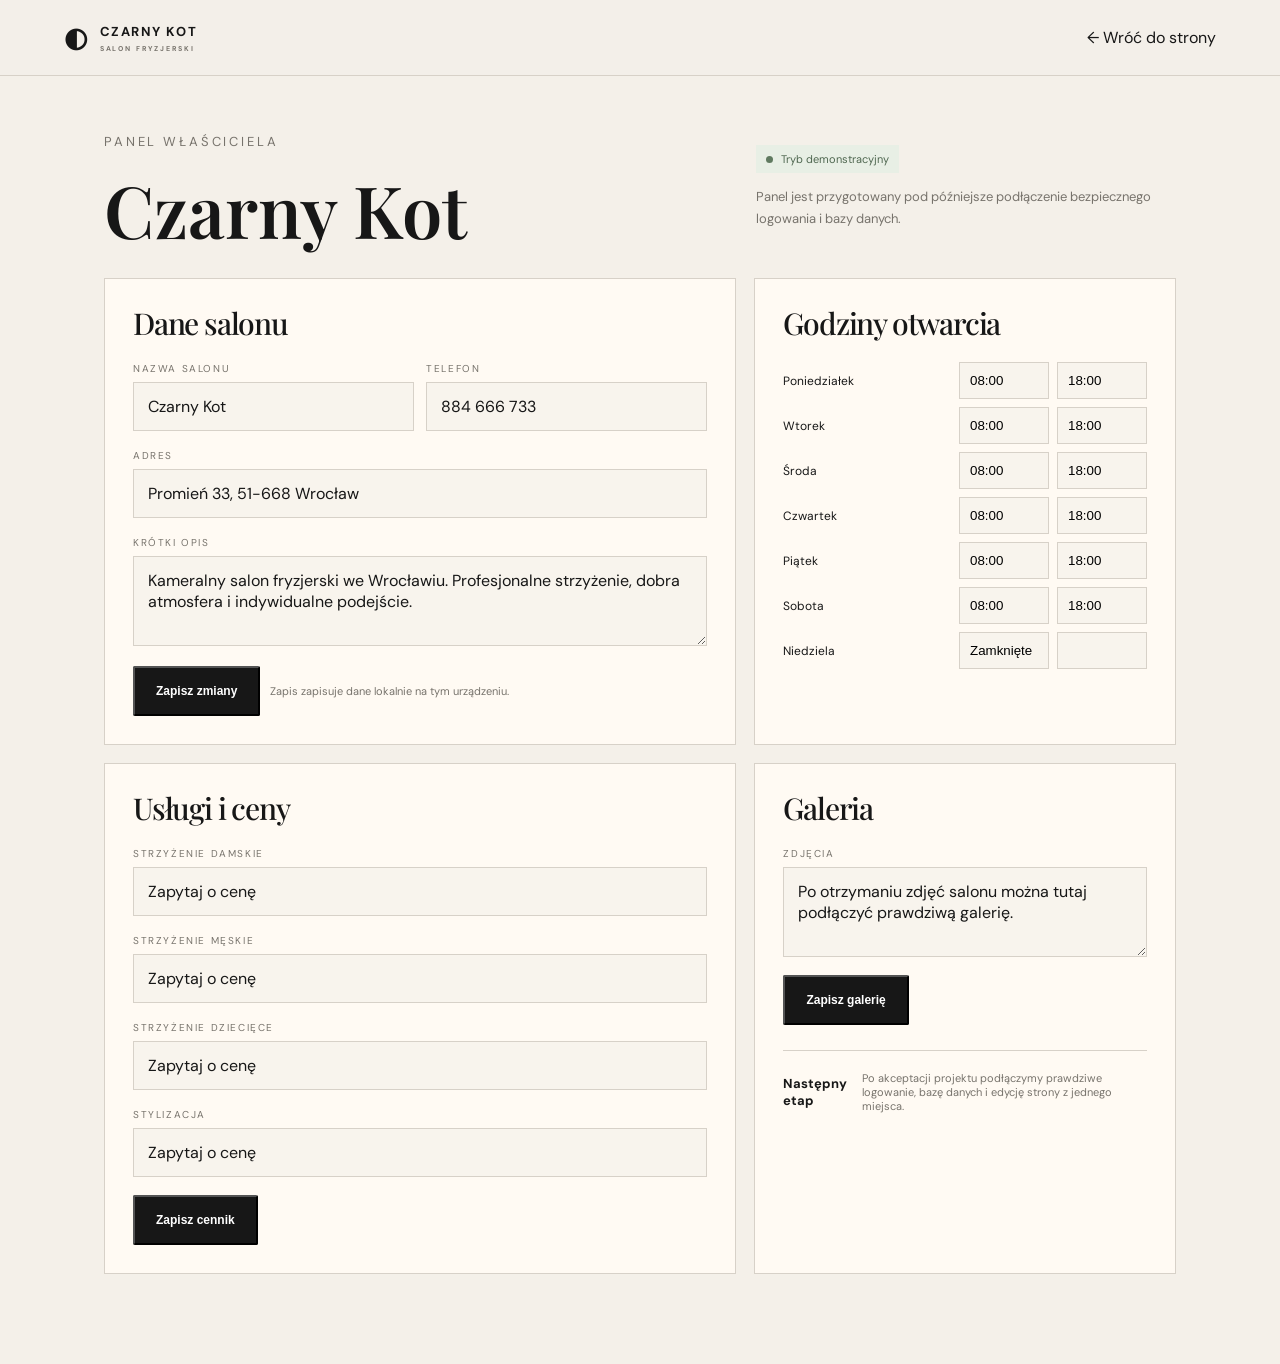
<file: admin.html>
<!doctype html>
<html lang="pl"><head><meta charset="UTF-8"><meta name="viewport" content="width=device-width,initial-scale=1">
<title>Panel właściciela | Czarny Kot</title>
<link rel="preconnect" href="https://fonts.googleapis.com"><link rel="preconnect" href="https://fonts.gstatic.com" crossorigin>
<link href="https://fonts.googleapis.com/css2?family=DM+Sans:wght@400;500;600&family=Playfair+Display:wght@500;600;700&display=swap" rel="stylesheet"><link rel="stylesheet" href="style.css">
<style>
.admin{min-height:100vh;background:#f4f0e9}.admin-top{height:76px;border-bottom:1px solid var(--line);display:flex;align-items:center;justify-content:space-between;padding:0 5vw;background:rgba(244,240,233,.94)}.admin-wrap{max-width:1200px;margin:0 auto;padding:55px 5vw 90px}.admin-title{display:flex;justify-content:space-between;align-items:end;gap:30px;margin-bottom:35px}.admin-title h1{font:600 clamp(42px,6vw,72px)/.95 "Playfair Display",serif;margin:0}.admin-title p{color:var(--muted);max-width:420px;line-height:1.7;font-size:13px}.admin-grid{display:grid;grid-template-columns:1.2fr .8fr;gap:18px}.panel{background:#fffaf3;border:1px solid var(--line);padding:28px}.panel h2{font:500 30px/1.1 "Playfair Display",serif;margin:0 0 22px}.field{display:grid;gap:7px;margin-bottom:18px}.field label{font-size:10px;text-transform:uppercase;letter-spacing:.16em;color:var(--muted)}.field input,.field textarea{width:100%;border:1px solid var(--line);background:#f8f4ed;padding:13px 14px;font:inherit;color:var(--ink);outline:none}.field textarea{min-height:90px;resize:vertical}.row{display:grid;grid-template-columns:1fr 1fr;gap:12px}.admin-actions{display:flex;gap:10px;align-items:center;margin-top:20px}.save-note{font-size:11px;color:var(--muted)}.hours{display:grid;gap:8px}.hours-row{display:grid;grid-template-columns:1fr 90px 90px;gap:8px;align-items:center;font-size:12px}.hours-row input{border:1px solid var(--line);padding:10px;background:#f8f4ed}.status{display:inline-flex;align-items:center;gap:8px;font-size:11px;color:#4f6750;background:#e8efe5;padding:7px 10px}.dot{width:7px;height:7px;border-radius:50%;background:#607a60}.preview{display:flex;gap:15px;align-items:center;border-top:1px solid var(--line);margin-top:25px;padding-top:20px}.preview strong{font-size:13px}.preview span{font-size:11px;color:var(--muted)}@media(max-width:800px){.admin-grid{grid-template-columns:1fr}.admin-title{display:block}.admin-title p{margin-top:18px}.row{grid-template-columns:1fr}.hours-row{grid-template-columns:1fr 75px 75px}}
</style></head>
<body class="admin"><header class="admin-top"><a class="brand" href="/"><span class="cat-mark">◐</span><span>CZARNY KOT<small>SALON FRYZJERSKI</small></span></a><a class="text-link" href="/">← Wróć do strony</a></header>
<main class="admin-wrap"><div class="admin-title"><div><p class="eyebrow">Panel właściciela</p><h1>Czarny Kot</h1></div><div><span class="status"><span class="dot"></span>Tryb demonstracyjny</span><p>Panel jest przygotowany pod późniejsze podłączenie bezpiecznego logowania i bazy danych.</p></div></div>
<div class="admin-grid">
<section class="panel"><h2>Dane salonu</h2><div class="row"><div class="field"><label>Nazwa salonu</label><input id="salonName" value="Czarny Kot"></div><div class="field"><label>Telefon</label><input id="phone" value="884 666 733"></div></div><div class="field"><label>Adres</label><input id="address" value="Promień 33, 51-668 Wrocław"></div><div class="field"><label>Krótki opis</label><textarea id="description">Kameralny salon fryzjerski we Wrocławiu. Profesjonalne strzyżenie, dobra atmosfera i indywidualne podejście.</textarea></div><div class="admin-actions"><button class="button" id="save">Zapisz zmiany</button><span class="save-note" id="saveNote">Zapis zapisuje dane lokalnie na tym urządzeniu.</span></div></section>
<section class="panel"><h2>Godziny otwarcia</h2><div class="hours" id="hours"></div></section>
<section class="panel"><h2>Usługi i ceny</h2><div class="field"><label>Strzyżenie damskie</label><input value="Zapytaj o cenę"></div><div class="field"><label>Strzyżenie męskie</label><input value="Zapytaj o cenę"></div><div class="field"><label>Strzyżenie dziecięce</label><input value="Zapytaj o cenę"></div><div class="field"><label>Stylizacja</label><input value="Zapytaj o cenę"></div><button class="button" id="saveServices">Zapisz cennik</button></section>
<section class="panel"><h2>Galeria</h2><div class="field"><label>Zdjęcia</label><textarea id="gallery">Po otrzymaniu zdjęć salonu można tutaj podłączyć prawdziwą galerię.</textarea></div><button class="button" id="saveGallery">Zapisz galerię</button><div class="preview"><strong>Następny etap</strong><span>Po akceptacji projektu podłączymy prawdziwe logowanie, bazę danych i edycję strony z jednego miejsca.</span></div></section>
</div></main>
<script>
const days=["Poniedziałek","Wtorek","Środa","Czwartek","Piątek","Sobota","Niedziela"], saved=JSON.parse(localStorage.getItem("czarnyKotAdmin")||"{}");
salonName.value=saved.salonName||salonName.value;phone.value=saved.phone||phone.value;address.value=saved.address||address.value;description.value=saved.description||description.value;gallery.value=saved.gallery||gallery.value;
hours.innerHTML=days.map((d,i)=>'<div class="hours-row"><span>'+d+'</span><input aria-label="'+d+' od" value="'+(i===6?'Zamknięte':'08:00')+'"><input aria-label="'+d+' do" value="'+(i===6?'':'18:00')+'"></div>').join("");
save.onclick=()=>{localStorage.setItem("czarnyKotAdmin",JSON.stringify({salonName:salonName.value,phone:phone.value,address:address.value,description:description.value,gallery:gallery.value}));saveNote.textContent="Zapisano na tym urządzeniu."};
saveServices.onclick=e=>{e.target.textContent="Cennik zapisany";setTimeout(()=>e.target.textContent="Zapisz cennik",1400)};
saveGallery.onclick=e=>{e.target.textContent="Galeria zapisana";setTimeout(()=>e.target.textContent="Zapisz galerię",1400)};
</script></body></html>
</file>
<file: style.css>
:root{--bg:#f4f0e9;--ink:#171717;--muted:#77736c;--dark:#151515;--line:#d7d1c8;--accent:#d9c39a}*{box-sizing:border-box}html{scroll-behavior:smooth}body{margin:0;background:var(--bg);color:var(--ink);font-family:"DM Sans",sans-serif}a{color:inherit;text-decoration:none}.nav{height:82px;padding:0 5vw;display:flex;align-items:center;justify-content:space-between;border-bottom:1px solid var(--line);position:sticky;top:0;background:rgba(244,240,233,.9);backdrop-filter:blur(16px);z-index:10}.brand{display:flex;gap:10px;align-items:center;font-weight:700;letter-spacing:.12em;font-size:13px}.brand small{display:block;font-size:7px;letter-spacing:.28em;color:var(--muted);margin-top:4px}.cat-mark{font-size:27px;line-height:1}.nav nav{display:flex;gap:30px;font-size:13px;color:#5d5953}.nav nav a:hover,.text-link:hover{color:#000;text-decoration:underline;text-underline-offset:5px}.button{display:inline-flex;align-items:center;gap:22px;background:var(--ink);color:white;padding:16px 21px;border-radius:2px;font-size:12px;font-weight:600}.button-small{padding:11px 16px}.button.light{background:var(--bg);color:var(--ink)}.hero{min-height:calc(100vh - 82px);padding:3.5vw 8vw 5vw;position:relative;display:grid;grid-template-columns:1.05fr .95fr;align-items:center;overflow:hidden}.eyebrow{font-size:10px;text-transform:uppercase;letter-spacing:.22em;color:var(--muted);margin:0 0 22px}.hero h1,h2{font-family:"Playfair Display",serif;font-weight:600;line-height:.98;letter-spacing:-.04em}.hero h1{font-size:clamp(48px,6.5vw,94px);margin:0;max-width:850px}.hero h1 em,h2 em{font-style:italic;font-weight:500;color:#676158}.lead{max-width:540px;line-height:1.8;color:#69655e;margin:30px 0}.actions{display:flex;align-items:center;gap:26px}.rating{display:flex;align-items:center;gap:12px;margin-top:45px;font-size:12px}.rating strong{font-size:25px}.rating span{letter-spacing:2px}.rating small{color:var(--muted)}.hero-art{height:590px;position:relative;display:grid;place-items:center}.halo{width:420px;height:520px;border-radius:50%;border:1px solid #cfc6b8;position:absolute;transform:rotate(22deg)}.cat-silhouette{width:260px;height:250px;position:relative;transform:translateY(10px) rotate(-3deg);filter:drop-shadow(18px 20px 0 rgba(0,0,0,.06))}
.cat-body{position:absolute;width:150px;height:105px;background:#1b1b1b;border-radius:52% 48% 42% 45%;left:60px;top:85px}
.cat-head{position:absolute;width:88px;height:82px;background:#1b1b1b;border-radius:50%;left:18px;top:48px;z-index:2}
.cat-head:before,.cat-head:after{content:"";position:absolute;top:-20px;width:0;height:0;border-left:22px solid transparent;border-right:22px solid transparent;border-bottom:38px solid #1b1b1b}
.cat-head:before{left:3px;transform:rotate(-18deg)}.cat-head:after{right:3px;transform:rotate(18deg)}
.cat-head i{position:absolute;width:6px;height:8px;background:#d9c39a;border-radius:50%;top:32px}.cat-head i:first-child{left:27px}.cat-head i:last-child{right:27px}
.cat-tail{position:absolute;width:125px;height:125px;border:15px solid #1b1b1b;border-left-color:transparent;border-bottom-color:transparent;border-radius:50%;right:-15px;top:20px;transform:rotate(20deg)}
.cat-leg{position:absolute;width:18px;height:70px;background:#1b1b1b;border-radius:0 0 12px 12px;top:160px;transform-origin:top center}
.leg-a{left:83px;transform:rotate(8deg)}.leg-b{left:115px;transform:rotate(-8deg)}.leg-c{left:166px;transform:rotate(8deg)}.leg-d{left:195px;transform:rotate(-8deg)}
.walking-cat{position:absolute;bottom:7%;right:-125px;width:125px;height:95px;z-index:4;animation:catWalk 10s linear infinite}
.walk-body{position:absolute;width:78px;height:48px;background:#1b1b1b;border-radius:50% 48% 42% 44%;left:25px;top:30px}
.walk-head{position:absolute;width:42px;height:40px;background:#1b1b1b;border-radius:50%;left:0;top:15px;z-index:2}
.walk-head:before,.walk-head:after{content:"";position:absolute;top:-10px;width:0;height:0;border-left:10px solid transparent;border-right:10px solid transparent;border-bottom:17px solid #1b1b1b}
.walk-head:before{left:2px;transform:rotate(-15deg)}.walk-head:after{right:2px;transform:rotate(15deg)}
.walk-head i{position:absolute;width:3px;height:4px;background:#d9c39a;border-radius:50%;top:17px}.walk-head i:first-child{left:12px}.walk-head i:last-child{right:12px}
.walk-tail{position:absolute;width:55px;height:55px;border:8px solid #1b1b1b;border-left-color:transparent;border-bottom-color:transparent;border-radius:50%;right:-5px;top:0;transform:rotate(25deg)}
.walk-leg{position:absolute;width:9px;height:38px;background:#1b1b1b;border-radius:0 0 8px 8px;top:62px;transform-origin:top center;animation:legWalk .35s ease-in-out infinite alternate}
.walk-leg.a{left:38px}.walk-leg.b{left:56px;animation-delay:.17s}.walk-leg.c{left:75px;animation-delay:.17s}.walk-leg.d{left:91px}
@keyframes catWalk{0%{right:-125px}100%{right:100%}}@keyframes legWalk{from{transform:rotate(18deg)}to{transform:rotate(-18deg)}}
.hero-card{position:absolute;right:0;bottom:12%;background:#fffaf2;padding:25px 28px;box-shadow:0 25px 70px rgba(0,0,0,.12);min-width:145px}.hero-card span{font-size:10px;color:var(--muted)}.hero-card b{display:block;font-family:"Playfair Display",serif;font-size:26px;line-height:1;margin:18px 0}.hero-card small{color:var(--muted)}.section{padding:110px 8vw}.intro{border-top:1px solid var(--line)}h2{font-size:clamp(45px,6vw,80px);margin:0}.split{display:grid;grid-template-columns:1fr 1fr;gap:8vw;align-items:end}.split p{max-width:470px;line-height:1.9;color:var(--muted)}.stats{display:grid;grid-template-columns:repeat(3,1fr);border-top:1px solid var(--line);margin-top:75px}.stats div{padding:25px 0;border-right:1px solid var(--line);margin-right:25px}.stats b{font-family:"Playfair Display",serif;font-size:48px;display:block}.stats span{font-size:11px;color:var(--muted)}.dark{background:var(--dark);color:#f5f0e8}.dark .eyebrow,.dark .section-note{color:#88837b}.section-head{display:flex;justify-content:space-between;align-items:end;margin-bottom:50px}.section-note{max-width:340px;font-size:11px;line-height:1.6;color:var(--muted)}.service-grid{display:grid;grid-template-columns:repeat(4,1fr);border-top:1px solid #353535}.service-grid article{padding:30px 25px 35px 0;border-right:1px solid #353535;min-height:260px}.service-grid article+article{padding-left:25px}.service-grid span{font-size:10px;color:#817d76}.service-grid h3{font-family:"Playfair Display",serif;font-size:26px;font-weight:500;margin-top:65px}.service-grid p{color:#9a968e;font-size:12px;line-height:1.7}.service-grid b{font-size:10px;color:#d4c5aa}.gallery{display:grid;grid-template-columns:repeat(3,1fr);gap:12px}.gallery img{width:100%;height:350px;object-fit:cover;filter:saturate(.8);transition:.35s}.gallery img:hover{filter:saturate(1);transform:translateY(-4px)}.gallery img:nth-child(2),.gallery img:nth-child(5){margin-top:35px}.quote-section{text-align:center;background:#e8e1d6}.quote-mark{font-family:"Playfair Display",serif;font-size:90px;line-height:.6}.quote-section blockquote{font-family:"Playfair Display",serif;font-size:clamp(30px,4vw,55px);max-width:850px;margin:25px auto;line-height:1.08}.quote-section p{font-size:11px;color:var(--muted)}.quote-dots{font-size:8px;letter-spacing:8px;margin-top:35px}.cta{background:#24231f;color:#f4f0e9;padding:85px 8vw;display:flex;justify-content:space-between;align-items:center}.cta h2{font-size:clamp(40px,5vw,68px)}.contact{display:grid;grid-template-columns:1.1fr .9fr;gap:8vw}.contact-list{margin-top:55px;display:grid;gap:25px}.contact-list small{display:block;color:var(--muted);font-size:9px;text-transform:uppercase;letter-spacing:.16em;margin-bottom:6px}.contact-list b{font-size:15px;font-weight:500}.map-card{min-height:400px;background:linear-gradient(135deg,#d6d0c4,#ece7df);padding:35px;display:flex;flex-direction:column;justify-content:end;position:relative}.map-pin{position:absolute;top:42%;left:50%;font-size:30px}.map-card p{font-family:"Playfair Display",serif;font-size:28px}.map-card .text-link{font-size:11px}footer{border-top:1px solid var(--line);padding:30px 8vw;display:flex;justify-content:space-between;align-items:center;font-size:10px;color:var(--muted)}footer .brand{color:var(--ink)}footer a:hover{color:var(--ink)}@media(max-width:800px){.nav{height:68px}.nav nav{display:none}.nav .button{display:none}.hero{grid-template-columns:1fr;padding:42px 7vw 55px}.hero-art{height:360px}.halo{width:260px;height:320px}.cat-silhouette{transform:scale(.72) translateY(-10px)}.hero-card{right:4%;bottom:4%}.split,.contact{grid-template-columns:1fr}.service-grid{grid-template-columns:1fr 1fr}.gallery{grid-template-columns:1fr 1fr}.gallery img{height:240px}.section{padding:80px 7vw}.cta{padding:70px 7vw;display:block}.cta .button{margin-top:30px}.stats{grid-template-columns:1fr}.stats div{border-right:0;border-bottom:1px solid var(--line);margin:0}.section-head{display:block}.section-note{margin-top:20px}footer{padding:25px 7vw;gap:15px;flex-wrap:wrap}}@media(max-width:480px){.service-grid,.gallery{grid-template-columns:1fr}.gallery img:nth-child(2),.gallery img:nth-child(5){margin-top:0}.hero h1{font-size:48px}.actions{flex-direction:column;align-items:flex-start}.contact{gap:50px}}
</file>
